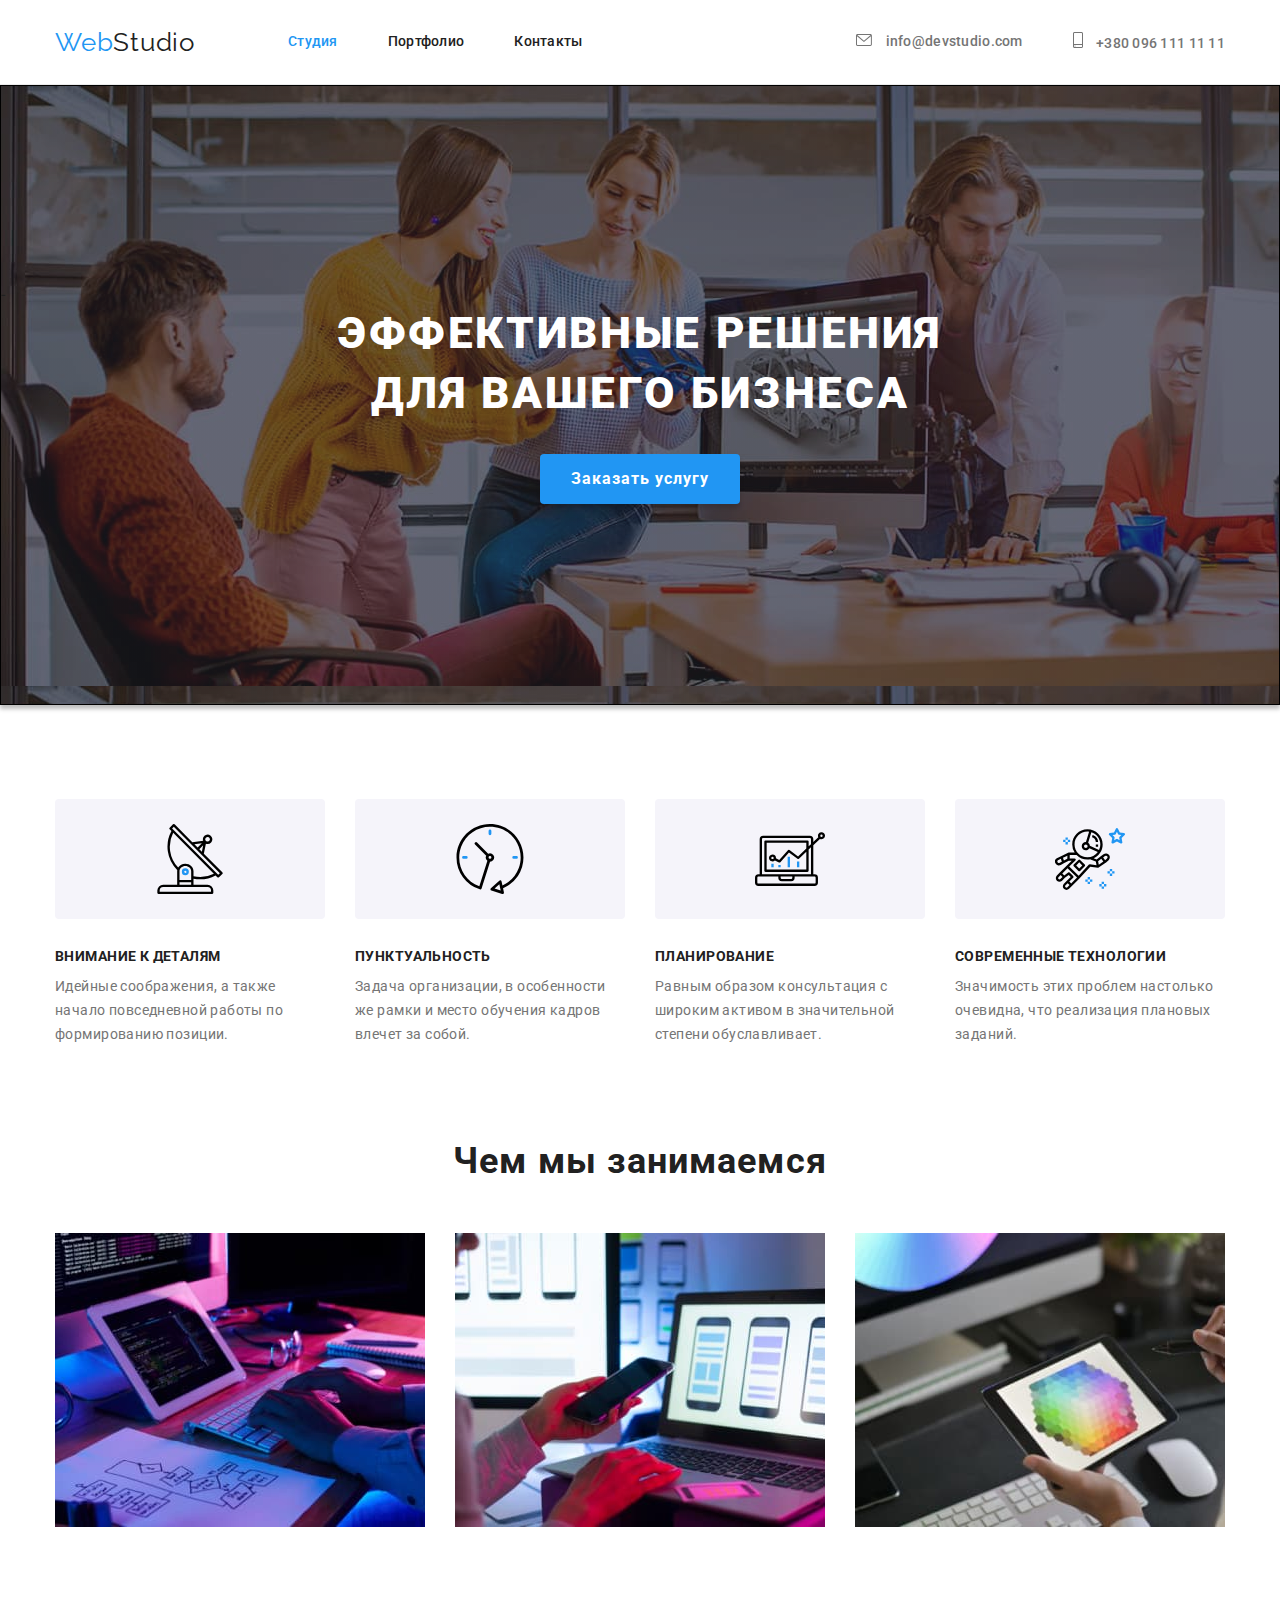
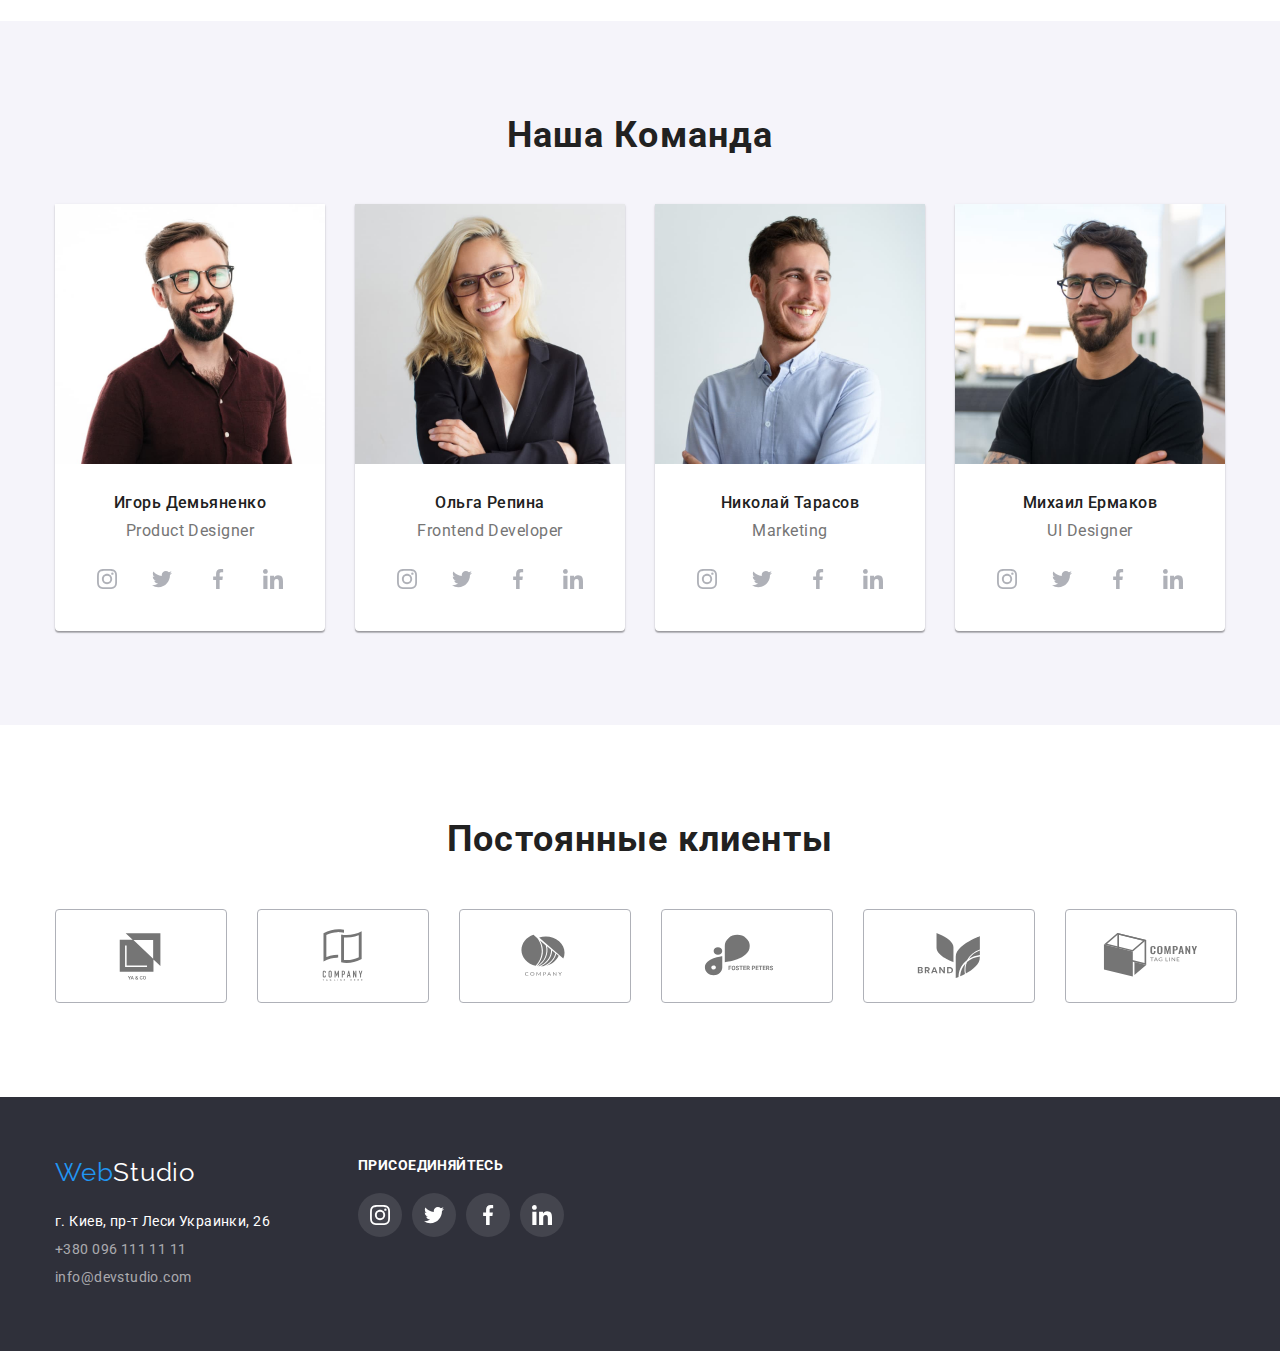
<file: index.html>
<!DOCTYPE html>
<html lang="en">
<head>
  <meta charset="UTF-8">
  <meta http-equiv="X-UA-Compatible" content="IE=edge">
  <meta name="viewport" content="width=device-width, initial-scale=1.0">
  <title>Студія</title>
  <link href="https://fonts.googleapis.com/css2?family=Raleway:wght@700&family=Roboto:wght@400;500;700;900&display=swap" rel="stylesheet">
  <link rel="stylesheet" href="https://cdn.jsdelivr.net/npm/modern-normalize@1.1.0/modern-normalize.min.css">
  <link rel="stylesheet" href="css/styles.css">
</head>
<body>
  <header class="gborder">
    <div class="container flex">
      <!--logo-->
      <nav class="flex">
        <a href="index.html" class="logo flex"><span class="blue">Web</span><span>Studio</span></a>
        <ul class="padding-hide flex">
          <li class="navigation-mar"><a href="index.html" class="navigation-item blue">Студия</a></li>
          <li class="navigation-mar"><a href="portfolio.html" class="navigation-item">Портфолио</a></li>
          <li class="navigation-mar"><a href="/" class="navigation-item">Контакты</a></li>
        </ul>
      </nav>
        <ul class="padding-hide flex adress-bar">
          <li class="navigation-mar header-highlight">
            <a href="mailto:info@devstudio.com" class="navigation-item gray">
              <svg class="icon-header" width="16" height="12">
                <use href="images/icons/symbol-defs.svg#icon-envelope-hover"></use>
              </svg> info@devstudio.com</a>
          </li>
          <li class="navigation-mar header-highlight">
            <a href="tel:+3800961111111" class="navigation-item telephone gray">
              <svg class="icon-header" width="10" height="16">
                <use href="images/icons/symbol-defs.svg#icon-smartphone"></use>
              </svg> +380 096 111 11 11</a>
          </li>
        </ul>
    </div>
  </header>
  <main>
    <!--big sec.-->
    <section class="backgroundblk backgroundimg section hero-padding">-
      <div class="container">
        <h1 class="main-statement white">эффективные решения для вашего бизнеса</h1>
        <button type="button" class="large-button-text large-button">Заказать услугу</button>
      </div>  
    </section>
    <!--articles about comp.-->
    <section class="section">
      <div class="container">
        <h2 class="hiddenh2"></h2>
          <ul class="padding-hide flex-about-us">
            <li class="about-us-item">
              <div class="hero-li-background">
                <svg width="70" height="70">
                <use href="images/icons/symbol-defs.svg#icon-antenna"></use>
              </svg>
            </div>
              <h3 class="articles-header">внимание к деталям</h3>
              <p class="articles-paragraph">Идейные соображения, а также начало повседневной работы по формированию позиции.</p>
            </li>
            <li class="about-us-item">
              <div class="hero-li-background">
                <svg width="70" height="70">
                <use href="images/icons/symbol-defs.svg#icon-clock"></use>
              </svg></div>
              <h3 class="articles-header">пунктуальность</h3>
              <p class="articles-paragraph">Задача организации, в особенности же рамки и место обучения кадров влечет за собой.</p>
            </li>
            <li class="about-us-item">
              <div class="hero-li-background">
                <svg width="70" height="70">
                <use href="images/icons/symbol-defs.svg#icon-diagram"></use>
              </svg></div>
              <h3 class="articles-header">планирование</h3>
              <p class="articles-paragraph">Равным образом консультация с широким активом в значительной степени обуславливает.</p>
            </li>
            <li class="about-us-item">
              <div class="hero-li-background">
                <svg width="70" height="70">
                <use href="images/icons/symbol-defs.svg#icon-astronaut"></use>
              </svg></div>
              <h3 class="articles-header">современные технологии</h3>
              <p class="articles-paragraph">Значимость этих проблем настолько очевидна, что реализация плановых заданий.</p>
            </li>
          </ul>
      </div>
    </section>
    <!--images-->
    <section class="section what-we-do-padding">
      <div class="container">
        <h2 class="header2wwd">Чем мы занимаемся</h2>
        <ul class="padding-hide flex-wat-we-d">
          <li class="what-we-do-item"><img class="image-display" src="images/hero/box1.jpg" alt="Рабочее место" width="370px" height="294px"></li>
          <li class="what-we-do-item"><img class="image-display" src="images/hero/box2.jpg" alt="Работа над дизайном" width="370px" height="294px"></li>
          <li class="what-we-do-item"><img class="image-display" src="images/hero/box3.jpg" alt="Выбор цвета" width="370px" height="294px"></li>
        </ul>
      </div>
    </section>
    <!--team sec.-->
    <section class="section backgroundgray">
      <div class="container">
        <h2 class="header2oc">Наша Команда</h2>
        <ul class="padding-hide flex-our-com">
          <li class="team-item">
            <img class="image-display" src="images/team/img1.jpg" alt="Игорь Демьяненко" width="270px" height="260">
            <div class="description-spec">
              <h3 class="hero3">Игорь Демьяненко</h3>
              <p class="job-position">Product Designer</p>
              <ul class="padding-hide flex-icon">
                <li class="flex-our-com social-item">
                  <a href="https://www.instagram.com/" class="circle"><svg class="icon-item">
                    <use href="images/icons/symbol-defs.svg#icon-instagram"></use>
                    </svg>
                  </a>
                </li>
                <li class="flex-our-com social-item">
                  <a href="https://www.instagram.com/" class="circle"><svg class="icon-item">
                    <use href="images/icons/symbol-defs.svg#icon-twitter"></use>
                    </svg>
                  </a>
                </li>
                <li class="flex-our-com social-item">
                  <a href="https://www.instagram.com/" class="circle"><svg class="icon-item">
                    <use href="images/icons/symbol-defs.svg#icon-facebook"></use>
                    </svg>
                  </a>
                </li>
                <li class="flex-our-com social-item">
                  <a href="https://www.instagram.com/" class="circle"><svg class="icon-item">
                    <use href="images/icons/symbol-defs.svg#icon-linkedin-1"></use>
                    </svg>
                  </a>
                </li>
              </ul>
            </div>
          </li>
          <li class="team-item">
            <img class="image-display" src="images/team/img2.jpg" alt="Ольга Репина" width="270px" height="260">
            <div class="description-spec">
              <h3 class="hero3">Ольга Репина</h3>
              <p class="job-position">Frontend Developer</p>
              <ul class="padding-hide flex-icon">
                <li class="flex-our-com social-item">
                  <a href="https://www.instagram.com/" class="circle"><svg class="icon-item">
                    <use href="images/icons/symbol-defs.svg#icon-instagram"></use>
                    </svg>
                  </a>
                </li>
                <li class="flex-our-com social-item">
                  <a href="https://www.instagram.com/" class="circle"><svg class="icon-item">
                    <use href="images/icons/symbol-defs.svg#icon-twitter"></use>
                    </svg>
                  </a>
                </li>
                <li class="flex-our-com social-item">
                  <a href="https://www.instagram.com/" class="circle"><svg class="icon-item">
                    <use href="images/icons/symbol-defs.svg#icon-facebook"></use>
                    </svg>
                  </a>
                </li>
                <li class="flex-our-com social-item">
                  <a href="https://www.instagram.com/" class="circle"><svg class="icon-item">
                    <use href="images/icons/symbol-defs.svg#icon-linkedin-1"></use>
                    </svg>
                  </a>
                </li>
              </ul>
            </div class="description-spec">
          </li>
            <li class="team-item">
            <img class="image-display" src="images/team/img3.jpg" alt="Николай Тарасов" width="270px" height="260">
           <div class="description-spec">
              <h3 class="hero3">Николай Тарасов</h3>
              <p class="job-position">Marketing</p>
              <ul class="padding-hide flex-icon">
                <li class="flex-our-com social-item">
                  <a href="https://www.instagram.com/" class="circle"><svg class="icon-item">
                    <use href="images/icons/symbol-defs.svg#icon-instagram"></use>
                    </svg>
                  </a>
                </li>
                <li class="flex-our-com social-item">
                  <a href="https://www.instagram.com/" class="circle"><svg class="icon-item">
                    <use href="images/icons/symbol-defs.svg#icon-twitter"></use>
                    </svg>
                  </a>
                </li>
                <li class="flex-our-com social-item">
                  <a href="https://www.instagram.com/" class="circle"><svg class="icon-item">
                    <use href="images/icons/symbol-defs.svg#icon-facebook"></use>
                    </svg>
                  </a>
                </li>
                <li class="flex-our-com social-item">
                  <a href="https://www.instagram.com/" class="circle"><svg class="icon-item">
                    <use href="images/icons/symbol-defs.svg#icon-linkedin-1"></use>
                    </svg>
                  </a>
                </li>
              </ul>
          </div>
          </li>
          <li class="team-item">
            <img class="image-display" src="images/team/img4.jpg" alt="Михаил Ермаков" width="270px" height="260">
              <div class="description-spec">
                <h3 class="hero3">Михаил Ермаков</h3>
                <p class="job-position">UI Designer</p>
                <ul class="padding-hide flex-icon">
                  <li class="flex-our-com social-item">
                    <a href="https://www.instagram.com/" class="circle"><svg class="icon-item">
                      <use href="images/icons/symbol-defs.svg#icon-instagram"></use>
                      </svg>
                    </a>
                  </li>
                  <li class="flex-our-com social-item">
                    <a href="https://www.instagram.com/" class="circle"><svg class="icon-item">
                      <use href="images/icons/symbol-defs.svg#icon-twitter"></use>
                      </svg>
                    </a>
                  </li>
                  <li class="flex-our-com social-item">
                    <a href="https://www.instagram.com/" class="circle"><svg class="icon-item">
                      <use href="images/icons/symbol-defs.svg#icon-facebook"></use>
                      </svg>
                    </a>
                  </li>
                  <li class="flex-our-com social-item">
                    <a href="https://www.instagram.com/" class="circle"><svg class="icon-item">
                      <use href="images/icons/symbol-defs.svg#icon-linkedin-1"></use>
                      </svg>
                    </a>
                  </li>
                </ul>
              </div>
          </li>
        </ul>
      </div>
    </section>
  <section class="section">
    <div class="container">
      <h2 class="header2oc">Постоянные клиенты</h2>
      <ul class="padding-hide flex-our-com">
        <li class="client-li"><svg class="client-item" width="106" height="60">
          <use href="images/icons/symbol-defs.svg#icon-logo"></use>
        </svg></li>
        <li class="client-li"><svg class="client-item" width="106" height="60">
          <use href="images/icons/symbol-defs.svg#icon-logo-1"></use>
        </svg></li>
        <li class="client-li"><svg class="client-item" width="106" height="60">
          <use href="images/icons/symbol-defs.svg#icon-logo-2"></use>
        </svg></li>
        <li class="client-li"><svg class="client-item" width="106" height="60">
          <use href="images/icons/symbol-defs.svg#icon-logo-3"></use>
        </svg></li>
        <li class="client-li"><svg class="client-item" width="106" height="60">
          <use href="images/icons/symbol-defs.svg#icon-logo-4"></use>
        </svg></li>
        <li class="client-li"><svg class="client-item" width="106" height="60">
          <use href="images/icons/symbol-defs.svg#icon-logo-5"></use>
        </svg></li>
      </ul>
    </div>
  </section>
  </main>
  <footer class="backgroundblk section footer-padding">
    <div class="container footer-flex">
      <div class="footer-container">
      <a href="index.html" class="logo"><span class="blue">Web</span><span class="white">Studio</span></a>
        <address class="font-style-none adress-bar-footer">
          <ul class="padding-hide">
            <li>
              <a href="https://www.google.com/maps/search/%D0%BC%D1%96%D1%81%D1%82%D0%BE+%D0%BA%D0%B8%D1%97%D0%B2+%D0%BF%D1%80%D0%BE%D1%81%D0%BF%D0%B5%D0%BA%D1%82+%D0%BB%D0%B5%D1%81%D1%96+%D1%83%D0%BA%D1%80%D0%B0%D1%97%D0%BD%D0%BA%D0%B8+%D0%B1%D1%83%D0%B4%D0%B8%D0%BD%D0%BE%D0%BA+26/@50.4267002,30.536354,17z/data=!3m1!4b1" class="footer-adress">г. Киев, пр-т Леси Украинки, 26</a>
             </li>
             <li>
              <a href="tel:+3800961111111" class="footer-nav">+380 096 111 11 11</a>
            </li>
             <li>
              <a href="mailto:info@devstudio.com" class="footer-nav">info@devstudio.com</a>
            </li>
          </ul>
        </address>
      </div>
      <div>
        <p class="social-paragraph">присоединяйтесь</p>
        <ul class="padding-hide flex-icon-footer">
        <li class="flex-our-com social-item-footer">
          <a href="https://www.instagram.com/" class="circle-footer"><svg class="icon-item-footer">
            <use href="images/icons/symbol-defs.svg#icon-instagram"></use>
            </svg>
          </a>
        </li>
        <li class="flex-our-com social-item-footer">
          <a href="https://www.instagram.com/" class="circle-footer"><svg class="icon-item-footer">
            <use href="images/icons/symbol-defs.svg#icon-twitter"></use>
            </svg>
          </a>
        </li>
        <li class="flex-our-com social-item-footer">
          <a href="https://www.instagram.com/" class="circle-footer"><svg class="icon-item-footer">
            <use href="images/icons/symbol-defs.svg#icon-facebook"></use>
            </svg>
          </a>
        </li>
        <li class="flex-our-com social-item-footer">
          <a href="https://www.instagram.com/" class="circle-footer"><svg class="icon-item-footer">
            <use href="images/icons/symbol-defs.svg#icon-linkedin-1"></use>
            </svg>
          </a>
        </li>
      </ul>
    </div>
    </div>
  </footer>
</body>
</html>
</file>
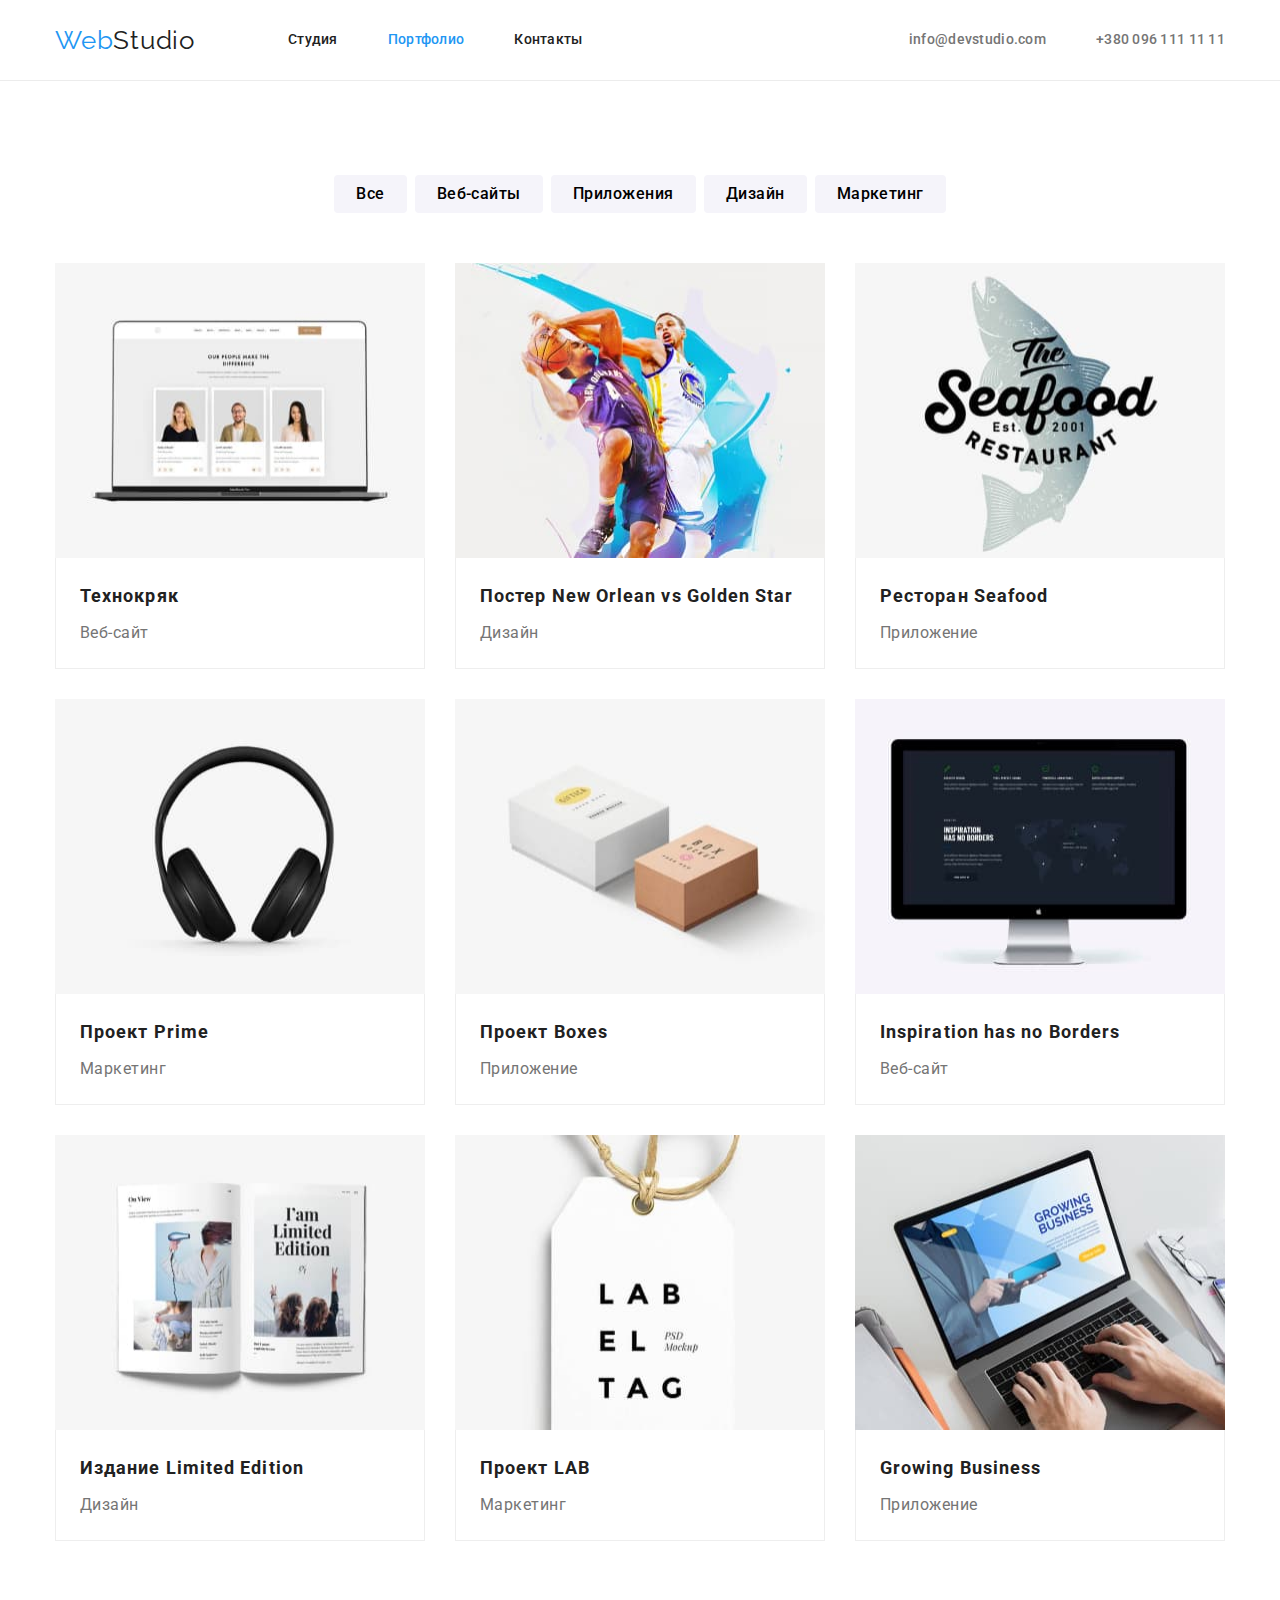
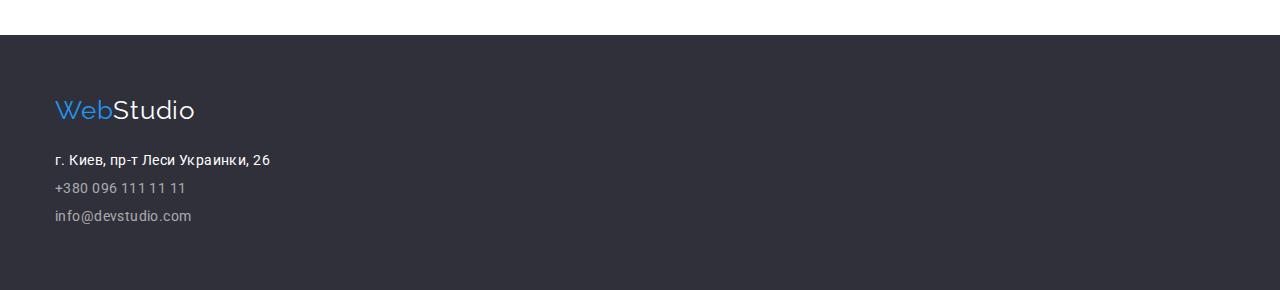
<file: portfolio.html>
<!DOCTYPE html>
<html lang="en">
<head>
    <meta charset="UTF-8">
    <meta http-equiv="X-UA-Compatible" content="IE=edge">
    <meta name="viewport" content="width=device-width, initial-scale=1.0">
    <title>Portfolio</title>
    <link href="https://fonts.googleapis.com/css2?family=Raleway:wght@700&family=Roboto:wght@400;500;700;900&display=swap" rel="stylesheet">
    <link rel="stylesheet" href="https://cdn.jsdelivr.net/npm/modern-normalize@1.1.0/modern-normalize.min.css">
    <link rel="stylesheet" href="css/styles.css">
</head>
<body>
    <header class="gborder">
      <div class="container flex">
        <!--logo-->
        <nav class="flex">
          <a href="index.html" class="logo flex"><span class="blue">Web</span><span>Studio</span></a>
          <ul class="padding-hide flex">
            <li class="navigation-mar"><a href="index.html" class="navigation-item">Студия</a></li>
            <li class="navigation-mar"><a href="portfolio.html" class="navigation-item blue">Портфолио</a></li>
            <li class="navigation-mar"><a href="/" class="navigation-item">Контакты</a></li>
          </ul>
        </nav>
          <ul class="padding-hide flex adress-bar">
            <li class="navigation-mar">
              <a href="mailto:info@devstudio.com" class="navigation-item gray">info@devstudio.com</a>
            </li>
            <li class="navigation-mar">
              <a href="tel:+3800961111111" class="navigation-item telephone gray">+380 096 111 11 11</a>
            </li>
          </ul>
      </div>
    </header>
    <main>
        <!--button sec.-->
        <section class="section">
          <div class="container">
            <h1 class="hiddenh2"></h1>
                  <ul class="padding-hide  flex-shop-buttons">
                      <li class="small-button-item"><button type="button" class="small-button-text small-button ">Все</button></li>
                      <li class="small-button-item"><button type="button" class="small-button-text small-button">Веб-сайты</button></li>
                      <li class="small-button-item"><button type="button" class="small-button-text small-button">Приложения</button></li>
                      <li class="small-button-item"><button type="button" class="small-button-text small-button">Дизайн</button></li>
                      <li class="small-button-item"><button type="button" class="small-button-text small-button">Маркетинг</button></li>
                  </ul>
              <!--product sec.-->
            <ul class="padding-hide flex-products">
              <li class="product-item">
                <img class="image-display" src="images/shop_block/img5.jpg" alt="Дизайн Технокряк" width="370px" height="295">
                <div class="inner-border">
                  <h2 class="product-header">Технокряк</h2>
                  <p class="product-paragraph">Веб-сайт</p>
                </div>
              </li>
              <li class="product-item">
                  <img class="image-display" src="images/shop_block/img6.jpg" alt="Постер дизайна" width="370px" height="295">
                  <div class="inner-border">
                    <h2 class="product-header">Постер New Orlean vs Golden Star</h2>
                    <p class="product-paragraph">Дизайн</p>
                  </div>
                </li>
                <li class="product-item">
                  <img class="image-display" src="images/shop_block/img7.jpg" alt="Псотер ресторана" width="370px" height="295">
                  <div class="inner-border">
                    <h2 class="product-header">Ресторан Seafood</h2>
                    <p class="product-paragraph">Приложение</p>
                  </div>
                </li>
                <li class="product-item">
                  <img class="image-display" src="images/shop_block/img8.jpg" alt="Наушники" width="370px" height="295">
                  <div class="inner-border">
                    <h2 class="product-header">Проект Prime</h2>
                    <p class="product-paragraph">Маркетинг</p>
                  </div>
                </li>
                <li class="product-item">
                  <img class="image-display" src="images/shop_block/img9.jpg" alt="Внешний вид боксов" width="370px" height="295">
                  <div class="inner-border">
                    <h2 class="product-header">Проект Boxes</h2>
                    <p class="product-paragraph">Приложение</p>
                  </div>
                </li>
                <li class="product-item">
                  <img class="image-display" src="images/shop_block/img10.jpg" alt="Дизайн Inspiration has no Borders" width="370px" height="295">
                  <div class="inner-border">
                    <h2 class="product-header">Inspiration has no Borders</h2>
                    <p class="product-paragraph">Веб-сайт</p>
                  </div>
                </li>
                <li class="product-item">
                  <img class="image-display" src="images/shop_block/img11.jpg" alt="Журнал I'am Limited Edition" width="370px" height="295">
                  <div class="inner-border">
                    <h2 class="product-header">Издание Limited Edition</h2>
                    <p class="product-paragraph">Дизайн</p>
                  </div>
                </li>
                <li class="product-item">
                  <img class="image-display" src="images/shop_block/img12.jpg" alt="Лейбл Lab" width="370px" height="295">
                  <div class="inner-border">
                    <h2 class="product-header">Проект LAB</h2>
                    <p class="product-paragraph">Маркетинг</p>
                  </div>
                </li>
                <li class="product-item">
                  <img src="images/shop_block/img13.jpg" alt="Дизайн Growing Business" width="370px" height="295">
                  <div class="inner-border">
                    <h2 class="product-header">Growing Business</h2>
                    <p class="product-paragraph">Приложение</p>
                  </div>
                </li>
            </ul>
          </div>
        </section>
    </main>
    <footer class="backgroundblk section footer-padding">
      <div class="container">
        <a href="index.html" class="logo"><span class="blue">Web</span><span class="white">Studio</span></a>
        <address class="font-style-none adress-bar-footer">
        <ul class="padding-hide">
          <li>
            <a href="https://www.google.com/maps/search/%D0%BC%D1%96%D1%81%D1%82%D0%BE+%D0%BA%D0%B8%D1%97%D0%B2+%D0%BF%D1%80%D0%BE%D1%81%D0%BF%D0%B5%D0%BA%D1%82+%D0%BB%D0%B5%D1%81%D1%96+%D1%83%D0%BA%D1%80%D0%B0%D1%97%D0%BD%D0%BA%D0%B8+%D0%B1%D1%83%D0%B4%D0%B8%D0%BD%D0%BE%D0%BA+26/@50.4267002,30.536354,17z/data=!3m1!4b1" class="footer-adress">г. Киев, пр-т Леси Украинки, 26</a>
          </li>
          <li>
            <a href="tel:+3800961111111" class="footer-nav">+380 096 111 11 11</a>
          </li>
          <li>
            <a href="mailto:info@devstudio.com" class="footer-nav">info@devstudio.com</a>
          </li>
        </ul>
        </address>
      </div>
    </footer>
</body>
</html>
</file>
<file: css/styles.css>
:root {
    --brand-color-black: #212121;
    --brand-color-blue: #2196F3;
    --brand-color-gray: #757575;
    --brand-color-white: #ffffff;
    --background-color: #2F303A;
    --background-color-gray: #F5F4FA;
}

body { 
    font-family: 'Roboto', sans-serif;
    color: var(--brand-color-black)
}

.logo {
    font-family: 'Raleway';
    font-size: 26px;
    line-height: 1.19;
    letter-spacing: 0.03em;
    text-decoration: none;
    color: var(--brand-color-black);
    margin-right: 93px;
}

.section {
    padding-top: 94px;
    padding-bottom: 94px;
}

.padding-hide {
    padding-left: 0;
    list-style-type: none;
    margin: 0px;
}

.gborder {
    border-bottom: #ECECEC solid 1px;
}

.hero-padding{
    padding-top: 200px;
    padding-bottom: 200px;
}

.what-we-do-padding {
    padding-top: 0px;
}

.footer-padding{
    padding-top: 60px;
    padding-bottom: 60px;
}

.container {
    width: 1200px;
    padding: 0px 15px 0px 15px;
    margin-left: auto;
    margin-right: auto;
}

.flex{
    display: flex;
    align-items: center;
}

.flex-shop-buttons{
    display: flex;
    justify-content: center;
    margin-bottom: 50px;
}

.flex-about-us{
    display: flex;
    align-items: center;

}

.flex-wat-we-d{
    display: flex;
    align-items: center;
}

.flex-products{
    display: flex;
    align-items: center;
    flex-wrap: wrap;
    font-size: 0px;
    margin-right: -30px;
    margin-bottom: -30px;
}

.product-item{
  margin-right: 30px;
  margin-bottom: 30px;
}

.product-item:hover,
.product-item:focus {
    box-shadow: 0px 1px 1px rgba(0, 0, 0, 0.12), 0px 4px 4px rgba(0, 0, 0, 0.06), 1px 4px 6px rgba(0, 0, 0, 0.16);
}

.flex-our-com{
    display: flex;
    align-items: center;
}

.adress-bar{
    margin-left: auto;
    align-items: center;
}

.navigation-item {
    font-weight: 500;
    font-size: 14px;
    line-height: 1.14;
    letter-spacing: 0.02em;
    text-decoration: none;
    color: var(--brand-color-black);
    display: block;
    padding-top: 32px;
    padding-bottom: 32px;
}
.navigation-mar{
    margin-right: 50px;
}

.navigation-mar:last-child{
    margin: 0px;
}

.navigation-item:hover,
.navigation-item:focus {
color: var(--brand-color-blue);
}


.main-statement {
    font-weight: 900;
    font-size: 44px;
    line-height: 1.36;
    text-align: center;
    letter-spacing: 0.06em;
    text-transform: uppercase;
    width: 696px;
    margin: 0px;
    margin-left: auto;
    margin-right: auto;
}

.large-button-text {
    font-family: 'roboto', sans-serif;
    font-weight: 700;
    font-size: 16px;
    line-height: 1.87;
    text-align: center;
    letter-spacing: 0.06em;
    color: var(--brand-color-white);
}
.large-button {
    background-color: var(--brand-color-blue);
    box-shadow: 0px 4px 4px rgba(0, 0, 0, 0.15);
    border-radius: 4px;
    border: 0px; 
    width: 200px;
    height: 50px;
    display: block;
    margin: auto;
    margin-top: 30px;
}

.large-button:hover,
.larger-button:focus {
    background-color: #188CE8;
}


.small-button-text:hover,
.small-button-text:focus {
    color: var(--brand-color-white);
}
.small-button{
    background-color: var(--background-color-gray);
    border-radius: 4px;
    border: 0px;
    padding: 6px 22px 6px 22px;
}
.small-button-item {
    margin-right: 8px;
}
.small-button-item:last-child {
    margin-right: 0px;
}

.small-button:hover,
.small-button:focus {
    background-color: var(--brand-color-blue);
    box-shadow: 0px 3px 1px rgba(0, 0, 0, 0.1), 0px 1px 2px rgba(0, 0, 0, 0.08), 0px 2px 2px rgba(0, 0, 0, 0.12);
}

.small-button-text {
    font-family: 'roboto', sans-serif;
    font-weight: 500;
    font-size: 16px;
    line-height: 1.62;
    text-align: center;
    letter-spacing: 0.03em;
}
.inner-border{
    border: 1px solid #EEEEEE;
    border-top: none;
    padding: 20px 24px 20px 24px;
}

.about-us-item {
    margin-right: 30px;
}
.about-us-item:last-child {
    margin-right: 0px;
}

.what-we-do-item{
    margin-right: 30px;
}
.what-we-do-item:last-child {
    margin-right: 0px;
}

.image-display{
    display: block;
}

.articles-header {
    font-weight: 700;
    font-size: 14px;
    line-height: 1.14;
    letter-spacing: 0.03em;
    text-transform: uppercase;
    margin: 0px;
    width: 270px;
    margin-bottom: 10px;
}

.articles-paragraph {
    font-weight: 400;
    font-size: 14px;
    line-height: 1.71;
    letter-spacing: 0.03em;
    color: var(--brand-color-gray);
    margin: 0px;
    width: 270px;
}

.product-header {
    font-weight: 700;
    font-size: 18px;
    line-height: 2;
    letter-spacing: 0.06em;
    margin: 0px;
    margin-bottom: 4px;
}
.product-paragraph {
    font-weight: 400;
    font-size: 16px;
    line-height: 1.87;
    letter-spacing: 0.03em;
    color: var(--brand-color-gray);
    margin: 0px;
}

.header2wwd {
    font-weight: 700;
    font-size: 36px;
    line-height: 1.16;
    text-align: center;
    letter-spacing: 0.03em;
    margin: 0px;
    margin-bottom: 50px;
}

.header2oc {
    font-weight: 700;
    font-size: 36px;
    line-height: 1.16;
    text-align: center;
    letter-spacing: 0.03em;
    margin: 0px;
    margin-bottom: 47.65px;
}

.team-item{
    width: 270px;
    box-shadow: 0px 1px 3px rgba(0, 0, 0, 0.12), 0px 1px 1px rgba(0, 0, 0, 0.14), 0px 2px 1px rgba(0, 0, 0, 0.2);
    border-radius: 0px 0px 4px 4px;
    margin-right: 30px;
    background-color: #ffffff;
}

.team-item:last-child{
    margin-right: 0px;
}
.hiddenh2 {
    position: fixed;
  transform: scale(0);
}
.description-spec{
padding: 30px;
}

.hero3{
    font-weight: 500;
    font-size: 16px;
    line-height: 1.18;
    text-align: center;
    letter-spacing: 0.03em;
    margin: 0px;
    margin-bottom: 9.49px;
}

.job-position {
    font-weight: 400;
    font-size: 16px;
    line-height: 1.18;
    text-align: center;
    letter-spacing: 0.03em;
    color: var(--brand-color-gray);
    margin: 0px;
    margin-bottom: 16px;
}

.footer-nav {
    font-weight: 400;
    font-size: 14px;
    line-height: 2;
    letter-spacing: 0.03em;
    color: rgba(255, 255, 255, 0.6);
    text-decoration: none;
}

.footer-adress {
    font-weight: 400;
    font-size: 14px;
    line-height: 2;
    letter-spacing: 0.03em;
    color: var(--brand-color-white);
    text-decoration: none;
}

.adress-bar-footer {
    margin-top: 20px;
}

.font-style-none {
    font-style: normal;
}

.footer-nav:hover,
.footer-nav:focus {
    color: var(--brand-color-blue);
}

.footer-adress:hover,
.footer-adress:focus {
    color: var(--brand-color-blue);
}

.backgroundblk{
background-color: var(--background-color);
}

.backgroundimg {
background-image:linear-gradient(to top, rgba(47, 48, 58, 0.4), rgba(47, 48, 58, 0.4) ), url(/images/backgroung/backgound.jpg);
max-width: 1600px;
margin-right: auto;
margin-left: auto;
border: 1px solid #000000;
box-sizing: border-box;
box-shadow: 0px 4px 4px rgba(0, 0, 0, 0.25);
}
.icon-header{
    margin-right: 0px;
    margin-right: 10px;
    fill: var(--brand-color-gray);
}

.hero-li-background{
    background-color: var(--background-color-gray);
    border-radius: 4px;
    height: 120px;
    margin-bottom: 30px;
    padding: 25px 100px;
}

.client-li{
    display: flex;
    border: 1px solid;
    border-color: #AFB1B8;
    box-sizing: border-box;
    border-radius: 4px;
    padding: 16px 32px 16px 32px;
    margin-right: 30px;
}
.client-item {
    fill: var(--brand-color-gray);
}

.client-li:hover .client-item,
.client-li:focus .client-item{
    border-color: var(--brand-color-blue);
    fill: var(--brand-color-blue);
}

.client-li:hover,
.client-li:focus{
    border-color: var(--brand-color-blue);
} 

.circle{
    width: 44px;
    height: 44px;
    background-color: #ffffff;
    border-radius: 50%;
    padding: 12px;
}

.circle:hover,
.circle:focus{
    background-color: var(--brand-color-blue);
}

.icon-item{
    width: 20px;
    height: 20px;
    fill: #AFB1B8;
}

.flex-icon{
    display: flex;
    align-items: center;
    justify-content: space-between;
}

.social-item:hover .circle .icon-item,
.social-item:focus .circle .icon-item {
    fill:#ffffff;
}

.header-highlight:hover .navigation-item .icon-header,
.header-highlight:focus .navigation-item .icon-header {
    fill: var(--brand-color-blue);
}


.social-paragraph{
    font-family: 'Roboto';
    font-style: normal;
    font-weight: 700;
    font-size: 14px;
    line-height: 16px;
    letter-spacing: 0.03em;
    text-transform: uppercase;
    margin: 0px;
    color: #ffffff;
    margin-bottom: 20px;
}

.footer-flex{
    display: flex;
    justify-content: start;
}
.footer-container{
    margin-right: 70px;
}
.flex-icon-footer {
    display: flex;
    align-items: center;
    justify-content: space-between;
}
.social-item-footer {
    margin-right: 10px;
}
.social-item-footer:hover .circle-footer,
.social-item-footer:focus .circle-footer {
    background-color: var(--brand-color-blue);
}

.social-item-footer:last-child {
    margin-right: 0px;
}

.circle-footer{
    width: 44px;
    height: 44px;
    background-color:rgba(255, 255, 255, 0.1);;
    border-radius: 50%;
    padding: 12px;
}

.icon-item-footer {
    width: 20px;
    height: 20px;
    fill: #ffffff;
}
.blue{
    color: var(--brand-color-blue);
}
.gray{
    color: var(--brand-color-gray);
}
.white{
    color: var(--brand-color-white);
}
.backgroundgray{
    background-color:  var(--background-color-gray);
}
</file>
